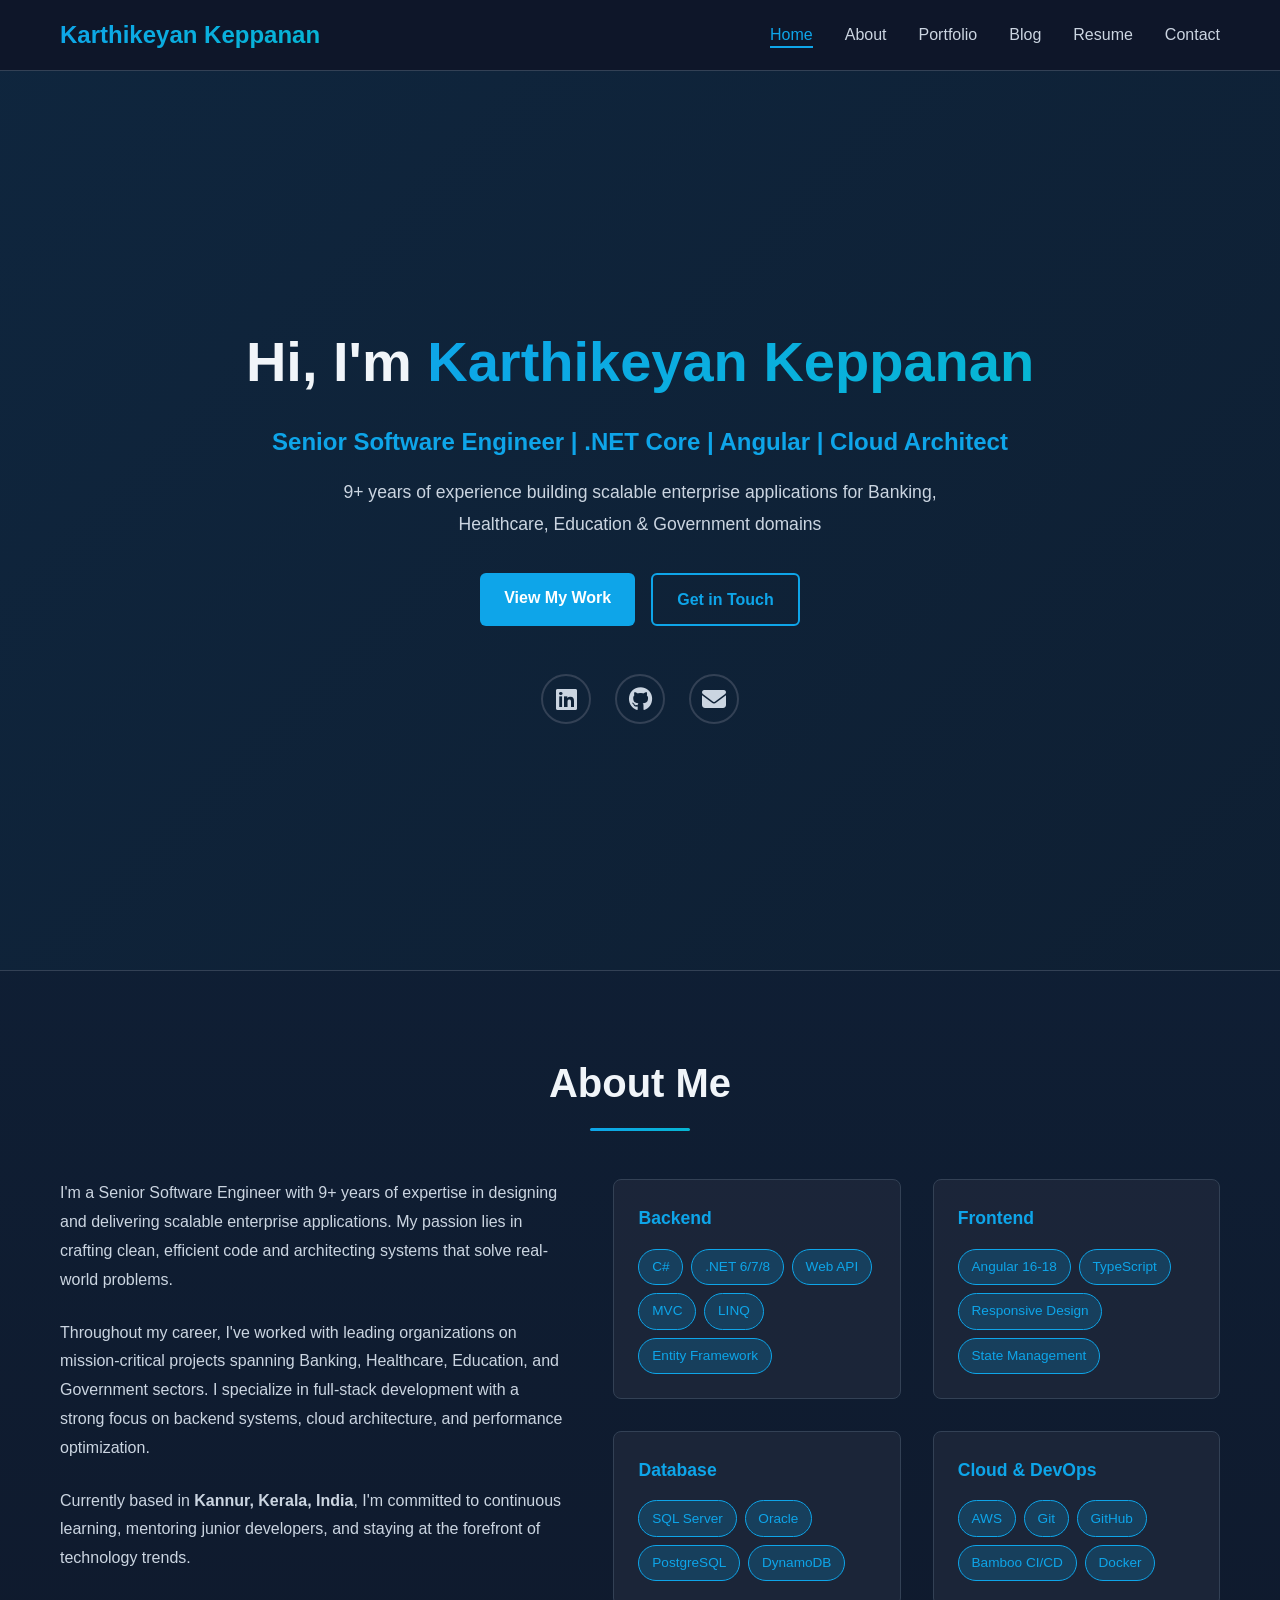
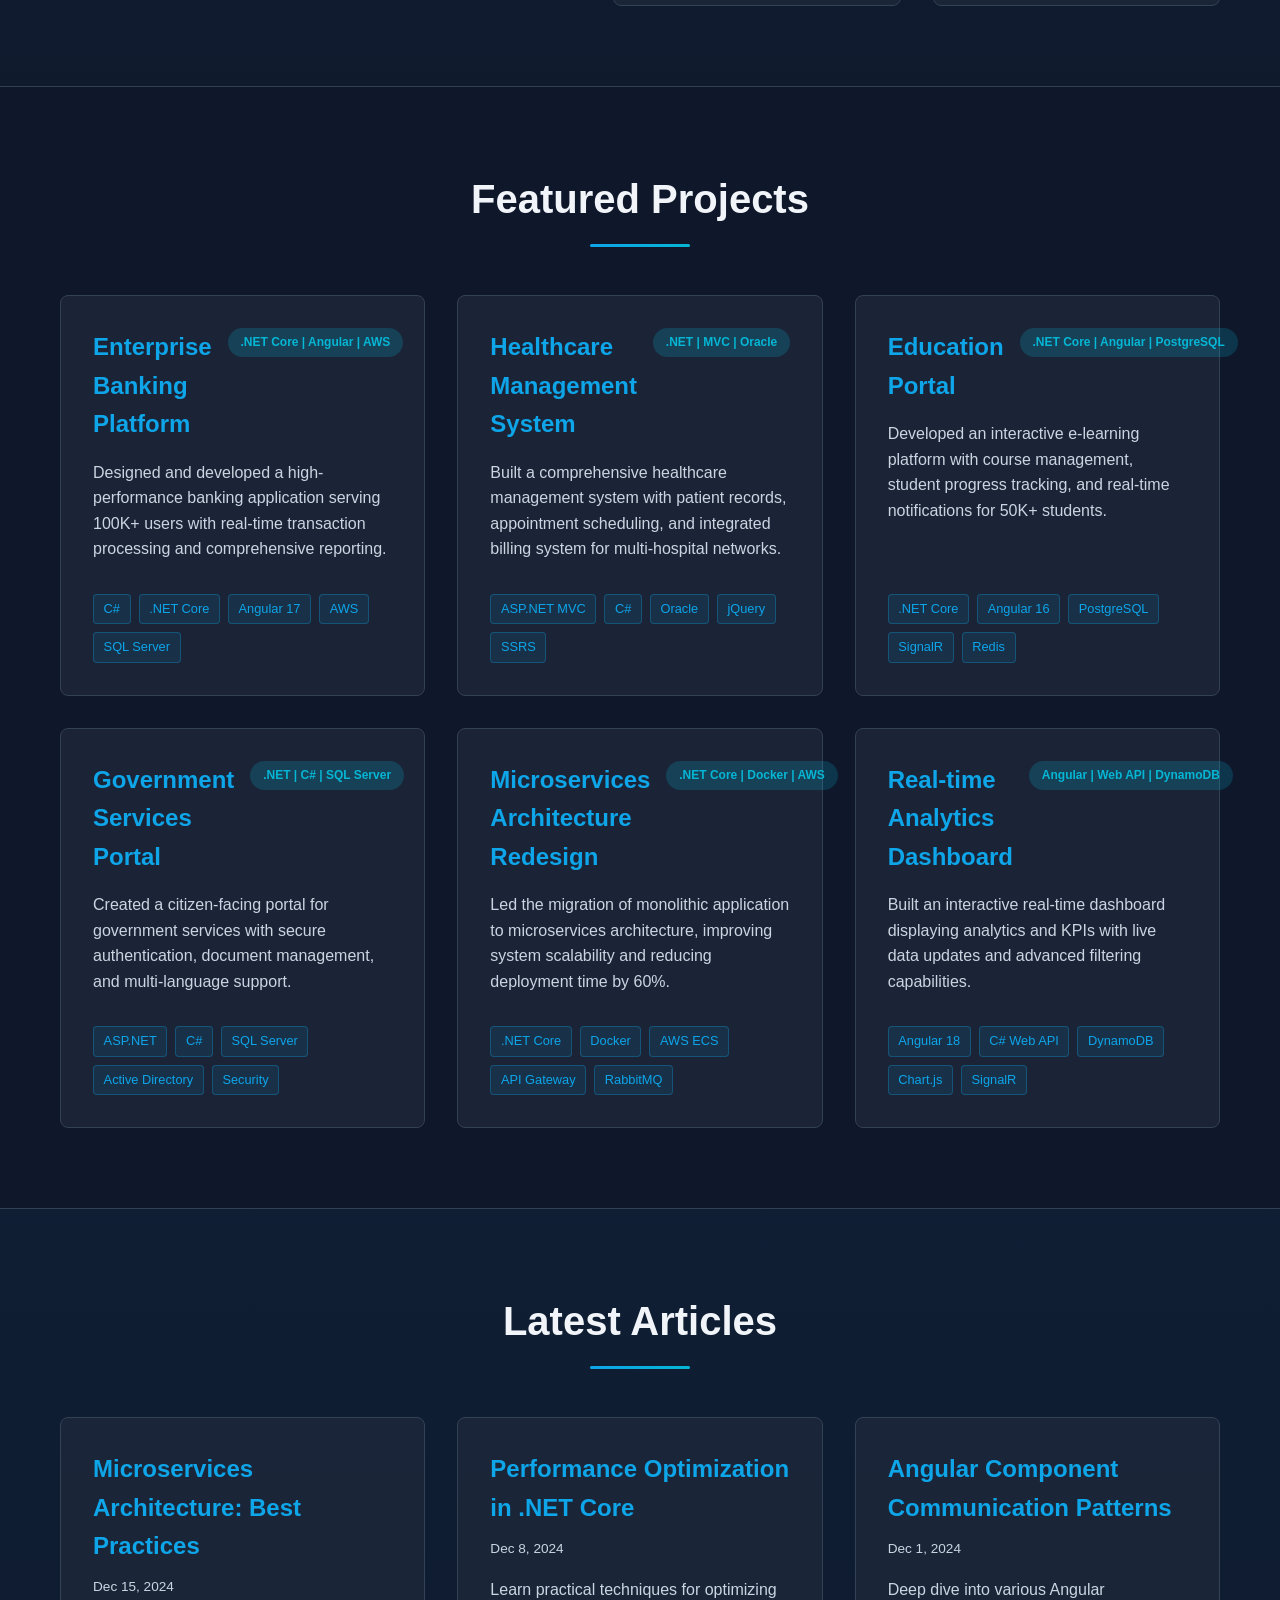
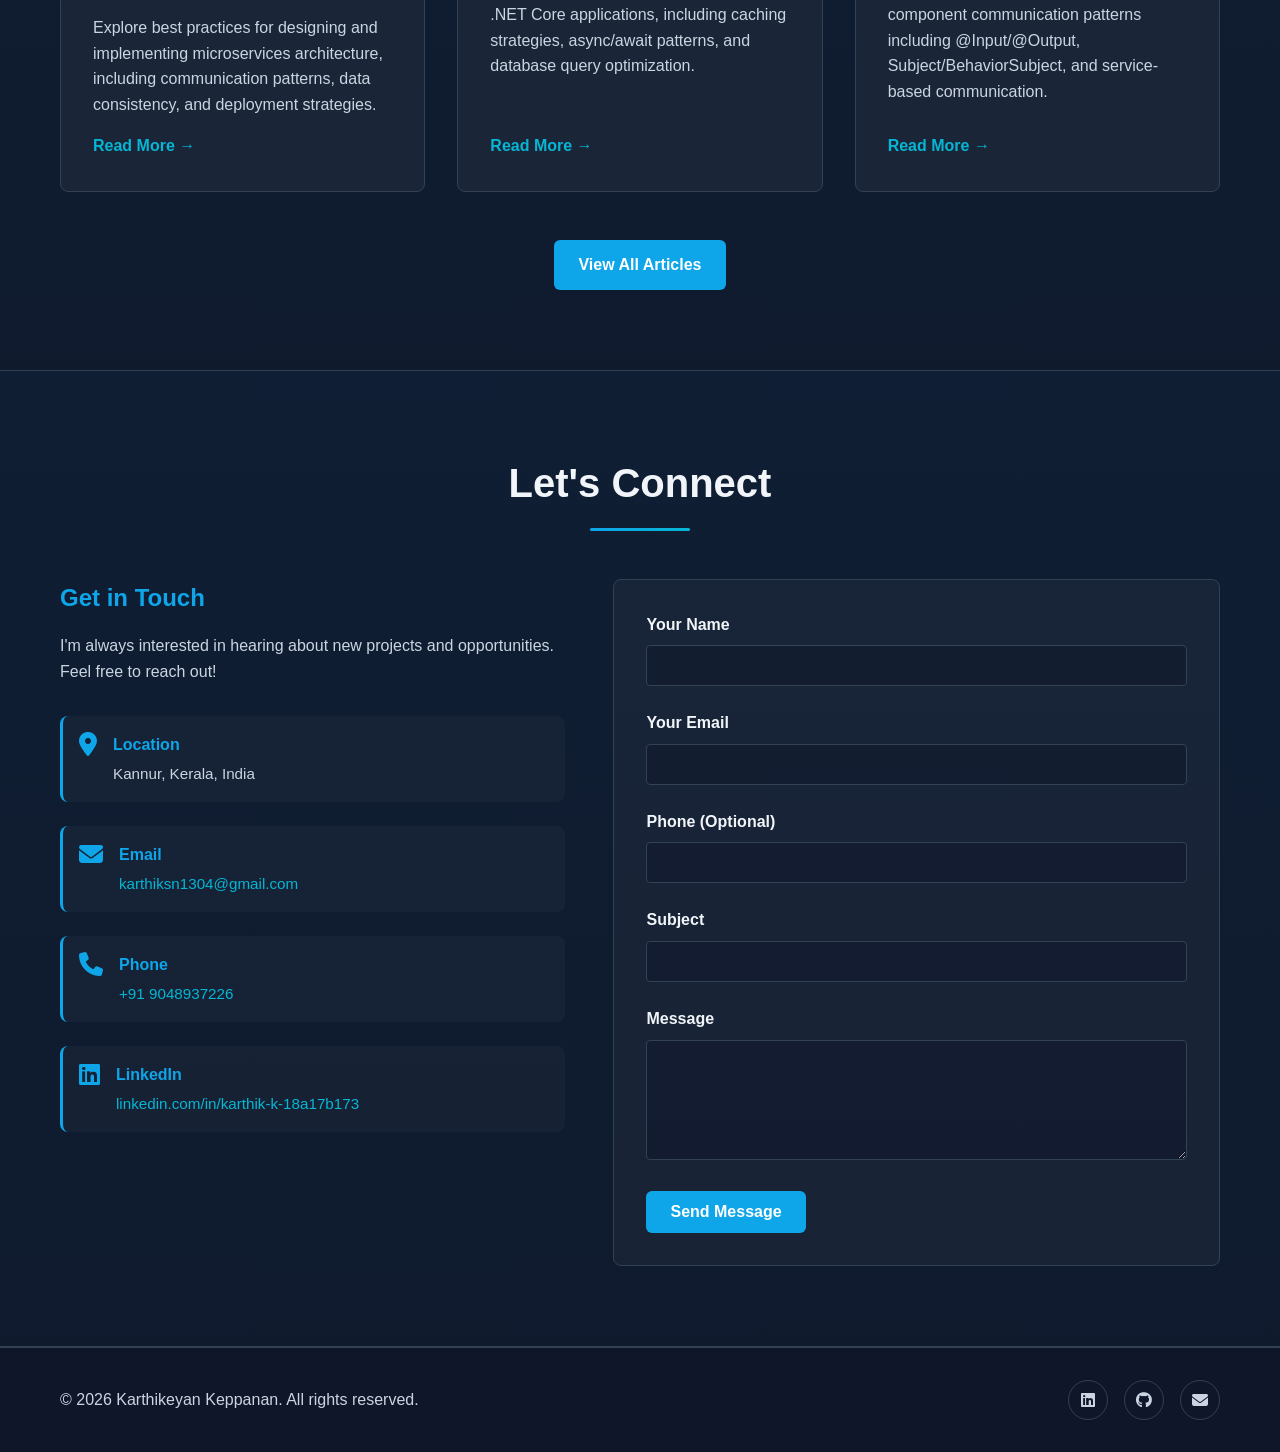
<file: index.html>
<!DOCTYPE html>
<html lang="en">
<head>
    <meta charset="UTF-8">
    <meta name="viewport" content="width=device-width, initial-scale=1.0">
    <meta name="description" content="Karthikeyan Keppanan - Senior Software Engineer | .NET Core | Angular | Cloud Solutions">
    <meta name="author" content="Karthikeyan Keppanan">
    <title>Karthikeyan Keppanan - Senior Software Engineer</title>
    <link rel="stylesheet" href="css/styles.css">
    <link rel="stylesheet" href="https://cdnjs.cloudflare.com/ajax/libs/font-awesome/6.4.0/css/all.min.css">
</head>
<body>
    <!-- Navigation -->
    <nav class="navbar">
        <div class="container">
            <div class="nav-content">
                <div class="logo">
                    <a href="#home">
                        <!--<span class="logo-icon">{'<'}</span>-->
                        <span class="logo-text">Karthikeyan Keppanan</span>
                        <!--<span class="logo-icon">{'>'}</span>-->
                    </a>
                </div>
                <ul class="nav-links">
                    <li><a href="#home" class="nav-link">Home</a></li>
                    <li><a href="#about" class="nav-link">About</a></li>
                    <li><a href="#portfolio" class="nav-link">Portfolio</a></li>
                    <li><a href="#blog" class="nav-link">Blog</a></li>
                    <li><a href="resume.html" class="nav-link">Resume</a></li>
                    <li><a href="#contact" class="nav-link">Contact</a></li>
                </ul>
                <button class="nav-toggle">
                    <i class="fas fa-bars"></i>
                </button>
            </div>
        </div>
    </nav>

    <!-- Hero Section -->
    <section id="home" class="hero">
        <div class="container">
            <div class="hero-content">
                <h1 class="hero-title">Hi, I'm <span class="highlight">Karthikeyan Keppanan</span></h1>
                <p class="hero-subtitle">Senior Software Engineer | .NET Core | Angular | Cloud Architect</p>
                <p class="hero-description">9+ years of experience building scalable enterprise applications for Banking, Healthcare, Education & Government domains</p>
                <div class="hero-cta">
                    <a href="#portfolio" class="btn btn-primary">View My Work</a>
                    <a href="#contact" class="btn btn-secondary">Get in Touch</a>
                </div>
                <div class="hero-socials">
                    <a href="https://linkedin.com/in/karthik-k-18a17b173/" target="_blank" title="LinkedIn">
                        <i class="fab fa-linkedin"></i>
                    </a>
                    <a href="https://github.com" target="_blank" title="GitHub">
                        <i class="fab fa-github"></i>
                    </a>
                    <a href="mailto:kmcakarthi@gmail.com" title="Email">
                        <i class="fas fa-envelope"></i>
                    </a>
                </div>
            </div>
        </div>
    </section>

    <!-- About Section -->
    <section id="about" class="about">
        <div class="container">
            <h2 class="section-title">About Me</h2>
            <div class="about-content">
                <div class="about-text">
                    <p>I'm a Senior Software Engineer with 9+ years of expertise in designing and delivering scalable enterprise applications. My passion lies in crafting clean, efficient code and architecting systems that solve real-world problems.</p>

                    <p>Throughout my career, I've worked with leading organizations on mission-critical projects spanning Banking, Healthcare, Education, and Government sectors. I specialize in full-stack development with a strong focus on backend systems, cloud architecture, and performance optimization.</p>

                    <p>Currently based in <strong>Kannur, Kerala, India</strong>, I'm committed to continuous learning, mentoring junior developers, and staying at the forefront of technology trends.</p>
                </div>
                <div class="skills-grid">
                    <div class="skill-category">
                        <h3>Backend</h3>
                        <div class="skill-tags">
                            <span class="tag">C#</span>
                            <span class="tag">.NET 6/7/8</span>
                            <span class="tag">Web API</span>
                            <span class="tag">MVC</span>
                            <span class="tag">LINQ</span>
                            <span class="tag">Entity Framework</span>
                        </div>
                    </div>
                    <div class="skill-category">
                        <h3>Frontend</h3>
                        <div class="skill-tags">
                            <span class="tag">Angular 16-18</span>
                            <span class="tag">TypeScript</span>
                            <span class="tag">Responsive Design</span>
                            <span class="tag">State Management</span>
                        </div>
                    </div>
                    <div class="skill-category">
                        <h3>Database</h3>
                        <div class="skill-tags">
                            <span class="tag">SQL Server</span>
                            <span class="tag">Oracle</span>
                            <span class="tag">PostgreSQL</span>
                            <span class="tag">DynamoDB</span>
                        </div>
                    </div>
                    <div class="skill-category">
                        <h3>Cloud & DevOps</h3>
                        <div class="skill-tags">
                            <span class="tag">AWS</span>
                            <span class="tag">Git</span>
                            <span class="tag">GitHub</span>
                            <span class="tag">Bamboo CI/CD</span>
                            <span class="tag">Docker</span>
                        </div>
                    </div>
                </div>
            </div>
        </div>
    </section>

    <!-- Portfolio Section -->
    <section id="portfolio" class="portfolio">
        <div class="container">
            <h2 class="section-title">Featured Projects</h2>
            <div class="portfolio-grid">
                <div class="portfolio-card">
                    <div class="portfolio-header">
                        <h3>Enterprise Banking Platform</h3>
                        <span class="badge">.NET Core | Angular | AWS</span>
                    </div>
                    <p>Designed and developed a high-performance banking application serving 100K+ users with real-time transaction processing and comprehensive reporting.</p>
                    <div class="tech-stack">
                        <span class="tech">C#</span>
                        <span class="tech">.NET Core</span>
                        <span class="tech">Angular 17</span>
                        <span class="tech">AWS</span>
                        <span class="tech">SQL Server</span>
                    </div>
                </div>

                <div class="portfolio-card">
                    <div class="portfolio-header">
                        <h3>Healthcare Management System</h3>
                        <span class="badge">.NET | MVC | Oracle</span>
                    </div>
                    <p>Built a comprehensive healthcare management system with patient records, appointment scheduling, and integrated billing system for multi-hospital networks.</p>
                    <div class="tech-stack">
                        <span class="tech">ASP.NET MVC</span>
                        <span class="tech">C#</span>
                        <span class="tech">Oracle</span>
                        <span class="tech">jQuery</span>
                        <span class="tech">SSRS</span>
                    </div>
                </div>

                <div class="portfolio-card">
                    <div class="portfolio-header">
                        <h3>Education Portal</h3>
                        <span class="badge">.NET Core | Angular | PostgreSQL</span>
                    </div>
                    <p>Developed an interactive e-learning platform with course management, student progress tracking, and real-time notifications for 50K+ students.</p>
                    <div class="tech-stack">
                        <span class="tech">.NET Core</span>
                        <span class="tech">Angular 16</span>
                        <span class="tech">PostgreSQL</span>
                        <span class="tech">SignalR</span>
                        <span class="tech">Redis</span>
                    </div>
                </div>

                <div class="portfolio-card">
                    <div class="portfolio-header">
                        <h3>Government Services Portal</h3>
                        <span class="badge">.NET | C# | SQL Server</span>
                    </div>
                    <p>Created a citizen-facing portal for government services with secure authentication, document management, and multi-language support.</p>
                    <div class="tech-stack">
                        <span class="tech">ASP.NET</span>
                        <span class="tech">C#</span>
                        <span class="tech">SQL Server</span>
                        <span class="tech">Active Directory</span>
                        <span class="tech">Security</span>
                    </div>
                </div>

                <div class="portfolio-card">
                    <div class="portfolio-header">
                        <h3>Microservices Architecture Redesign</h3>
                        <span class="badge">.NET Core | Docker | AWS</span>
                    </div>
                    <p>Led the migration of monolithic application to microservices architecture, improving system scalability and reducing deployment time by 60%.</p>
                    <div class="tech-stack">
                        <span class="tech">.NET Core</span>
                        <span class="tech">Docker</span>
                        <span class="tech">AWS ECS</span>
                        <span class="tech">API Gateway</span>
                        <span class="tech">RabbitMQ</span>
                    </div>
                </div>

                <div class="portfolio-card">
                    <div class="portfolio-header">
                        <h3>Real-time Analytics Dashboard</h3>
                        <span class="badge">Angular | Web API | DynamoDB</span>
                    </div>
                    <p>Built an interactive real-time dashboard displaying analytics and KPIs with live data updates and advanced filtering capabilities.</p>
                    <div class="tech-stack">
                        <span class="tech">Angular 18</span>
                        <span class="tech">C# Web API</span>
                        <span class="tech">DynamoDB</span>
                        <span class="tech">Chart.js</span>
                        <span class="tech">SignalR</span>
                    </div>
                </div>
            </div>
        </div>
    </section>

    <!-- Blog Section Preview -->
    <section id="blog" class="blog-preview">
        <div class="container">
            <h2 class="section-title">Latest Articles</h2>
            <div class="blog-grid">
                <div class="blog-card">
                    <div class="blog-header">
                        <h3><a href="blog.html?id=1">Microservices Architecture: Best Practices</a></h3>
                        <span class="blog-date">Dec 15, 2024</span>
                    </div>
                    <p>Explore best practices for designing and implementing microservices architecture, including communication patterns, data consistency, and deployment strategies.</p>
                    <a href="blog.html?id=1" class="read-more">Read More →</a>
                </div>

                <div class="blog-card">
                    <div class="blog-header">
                        <h3><a href="blog.html?id=2">Performance Optimization in .NET Core</a></h3>
                        <span class="blog-date">Dec 8, 2024</span>
                    </div>
                    <p>Learn practical techniques for optimizing .NET Core applications, including caching strategies, async/await patterns, and database query optimization.</p>
                    <a href="blog.html?id=2" class="read-more">Read More →</a>
                </div>

                <div class="blog-card">
                    <div class="blog-header">
                        <h3><a href="blog.html?id=3">Angular Component Communication Patterns</a></h3>
                        <span class="blog-date">Dec 1, 2024</span>
                    </div>
                    <p>Deep dive into various Angular component communication patterns including @Input/@Output, Subject/BehaviorSubject, and service-based communication.</p>
                    <a href="blog.html?id=3" class="read-more">Read More →</a>
                </div>
            </div>
            <div class="blog-cta">
                <a href="blog.html" class="btn btn-primary">View All Articles</a>
            </div>
        </div>
    </section>

    <!-- Contact Section -->
    <section id="contact" class="contact">
        <div class="container">
            <h2 class="section-title">Let's Connect</h2>
            <div class="contact-content">
                <div class="contact-info">
                    <h3>Get in Touch</h3>
                    <p>I'm always interested in hearing about new projects and opportunities. Feel free to reach out!</p>

                    <div class="contact-details">
                        <div class="detail-item">
                            <i class="fas fa-map-marker-alt"></i>
                            <div>
                                <strong>Location</strong>
                                <p>Kannur, Kerala, India</p>
                            </div>
                        </div>
                        <div class="detail-item">
                            <i class="fas fa-envelope"></i>
                            <div>
                                <strong>Email</strong>
                                <p><a href="mailto:karthiksn1304@gmail.com">karthiksn1304@gmail.com</a></p>
                            </div>
                        </div>
                        <div class="detail-item">
                            <i class="fas fa-phone"></i>
                            <div>
                                <strong>Phone</strong>
                                <p><a href="tel:+919048937226">+91 9048937226</a></p>
                            </div>
                        </div>
                        <div class="detail-item">
                            <i class="fab fa-linkedin"></i>
                            <div>
                                <strong>LinkedIn</strong>
                                <p><a href="https://linkedin.com/in/karthik-k-18a17b173/" target="_blank">linkedin.com/in/karthik-k-18a17b173</a></p>
                            </div>
                        </div>
                    </div>
                </div>

                <form class="contact-form" id="contactForm">
                    <div class="form-group">
                        <label for="name">Your Name</label>
                        <input type="text" id="name" name="name" required>
                        <span class="error-message" id="nameError"></span>
                    </div>
                    <div class="form-group">
                        <label for="email">Your Email</label>
                        <input type="email" id="email" name="email" required>
                        <span class="error-message" id="emailError"></span>
                    </div>
                    <div class="form-group">
                        <label for="phone">Phone (Optional)</label>
                        <input type="tel" id="phone" name="phone">
                    </div>
                    <div class="form-group">
                        <label for="subject">Subject</label>
                        <input type="text" id="subject" name="subject" required>
                        <span class="error-message" id="subjectError"></span>
                    </div>
                    <div class="form-group">
                        <label for="message">Message</label>
                        <textarea id="message" name="message" rows="5" required></textarea>
                        <span class="error-message" id="messageError"></span>
                    </div>
                    <button type="submit" class="btn btn-primary">Send Message</button>
                    <span class="form-message" id="formMessage"></span>
                </form>
            </div>
        </div>
    </section>

    <!-- Footer -->
    <footer class="footer">
        <div class="container">
            <div class="footer-content">
                <p>&copy; 2026 Karthikeyan Keppanan. All rights reserved.</p>
                <div class="footer-socials">
                    <a href="https://linkedin.com/in/karthik-k-18a17b173/" target="_blank" title="LinkedIn">
                        <i class="fab fa-linkedin"></i>
                    </a>
                    <a href="https://github.com" target="_blank" title="GitHub">
                        <i class="fab fa-github"></i>
                    </a>
                    <a href="mailto:karthiksn1304@gmail.com image" title="Email">
                        <i class="fas fa-envelope"></i>
                    </a>
                </div>
            </div>
        </div>
    </footer>

    <script src="js/script.js"></script>
</body>
</html>
</file>
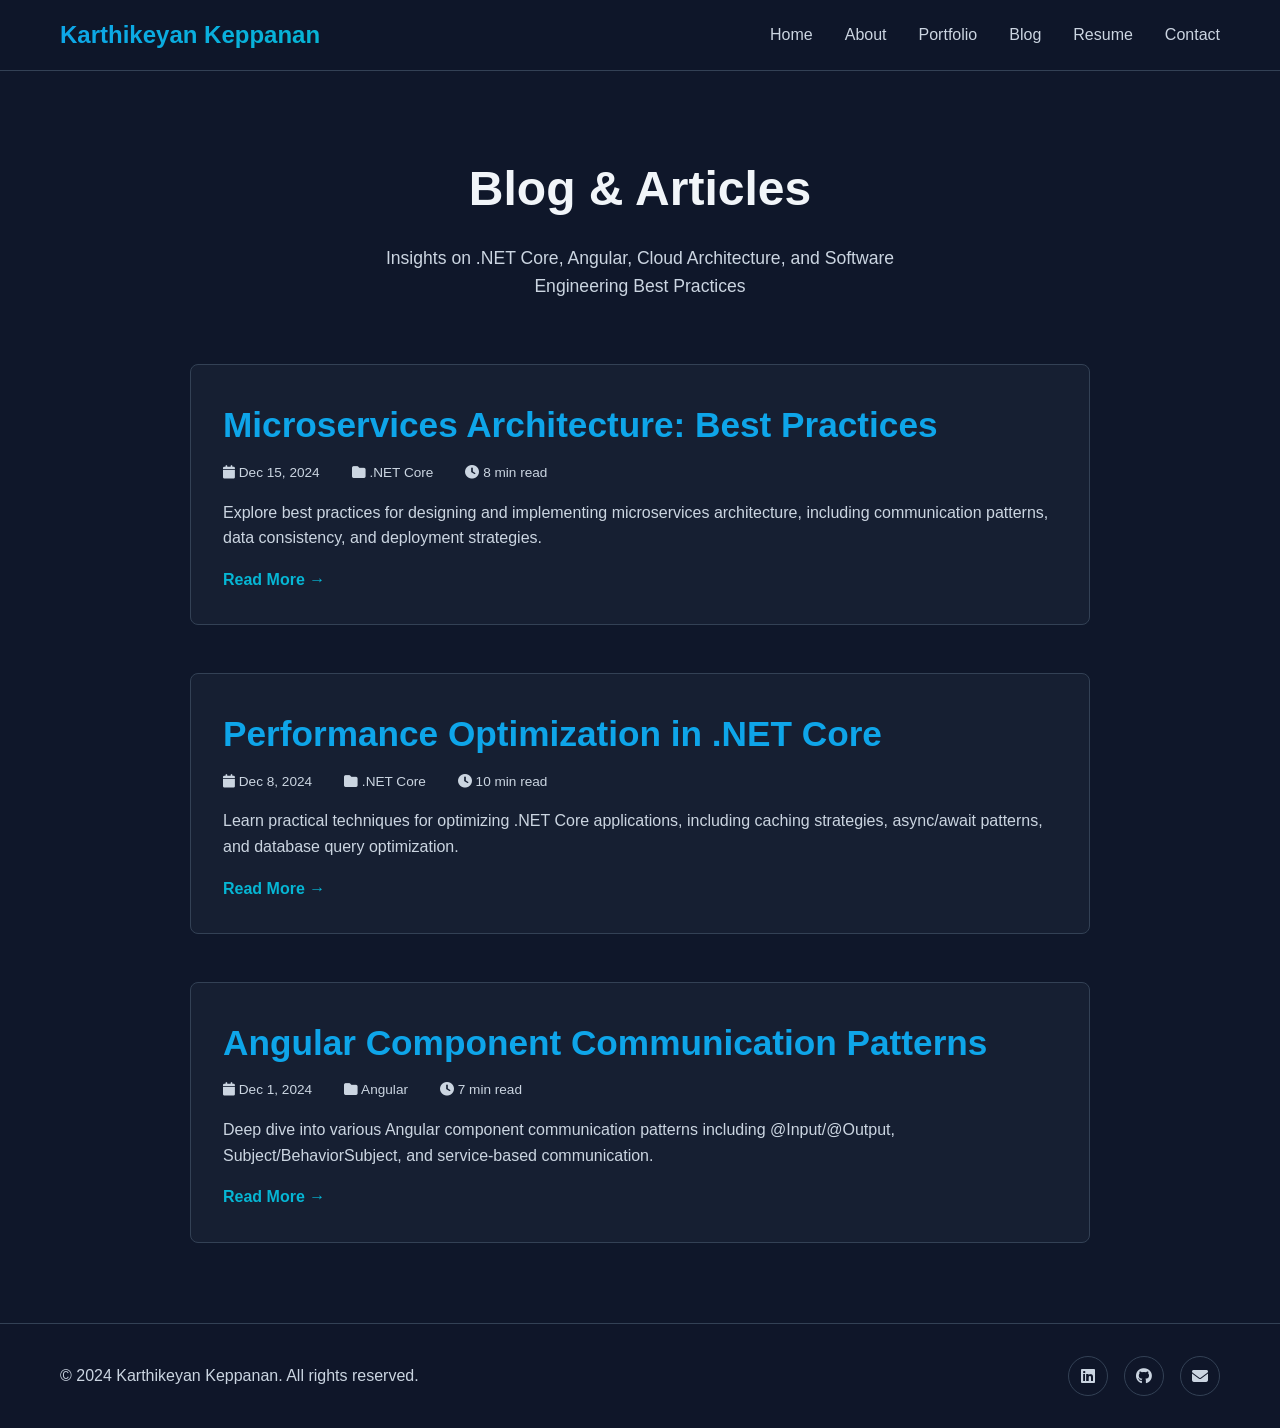
<file: blog.html>
<!DOCTYPE html>
<html lang="en">
<head>
    <meta charset="UTF-8">
    <meta name="viewport" content="width=device-width, initial-scale=1.0">
    <meta name="description" content="Karthik K - Blog | Articles on .NET, Angular, Cloud Architecture">
    <title>Blog - Karthik K</title>
    <link rel="stylesheet" href="css/styles.css">
    <link rel="stylesheet" href="https://cdnjs.cloudflare.com/ajax/libs/font-awesome/6.4.0/css/all.min.css">
</head>
<body>
    <!-- Navigation -->
    <nav class="navbar">
        <div class="container">
            <div class="nav-content">
                <div class="logo">
                    <a href="index.html">
                        <!--<span class="logo-icon">{'<'}</span>-->
                        <span class="logo-text">Karthikeyan Keppanan</span>
                        <!--<span class="logo-icon">{'>'}</span>-->
                    </a>
                </div>
                <ul class="nav-links">
                    <li><a href="index.html#home" class="nav-link">Home</a></li>
                    <li><a href="index.html#about" class="nav-link">About</a></li>
                    <li><a href="index.html#portfolio" class="nav-link">Portfolio</a></li>
                    <li><a href="blog.html" class="nav-link active">Blog</a></li>
                    <li><a href="resume.html" class="nav-link">Resume</a></li>
                    <li><a href="index.html#contact" class="nav-link">Contact</a></li>
                </ul>
                <button class="nav-toggle">
                    <i class="fas fa-bars"></i>
                </button>
            </div>
        </div>
    </nav>

    <!-- Blog Section -->
    <section class="blog-section">
        <div class="container">
            <div class="blog-hero">
                <h1>Blog & Articles</h1>
                <p>Insights on .NET Core, Angular, Cloud Architecture, and Software Engineering Best Practices</p>
            </div>

            <div id="blog-content">
                <!-- Blog listings will be populated here based on URL parameter -->
            </div>
        </div>
    </section>

    <!-- Footer -->
    <footer class="footer">
        <div class="container">
            <div class="footer-content">
                <p>&copy; 2024 Karthikeyan Keppanan. All rights reserved.</p>
                <div class="footer-socials">
                    <a href="https://linkedin.com/in/karthik-k-18a17b173/" target="_blank" title="LinkedIn">
                        <i class="fab fa-linkedin"></i>
                    </a>
                    <a href="https://github.com" target="_blank" title="GitHub">
                        <i class="fab fa-github"></i>
                    </a>
                    <a href="mailto:karthiksn1304@gmail.com" title="Email">
                        <i class="fas fa-envelope"></i>
                    </a>
                </div>
            </div>
        </div>
    </footer>

    <script src="js/blog.js"></script>
    <script src="js/script.js"></script>
</body>
</html>
</file>
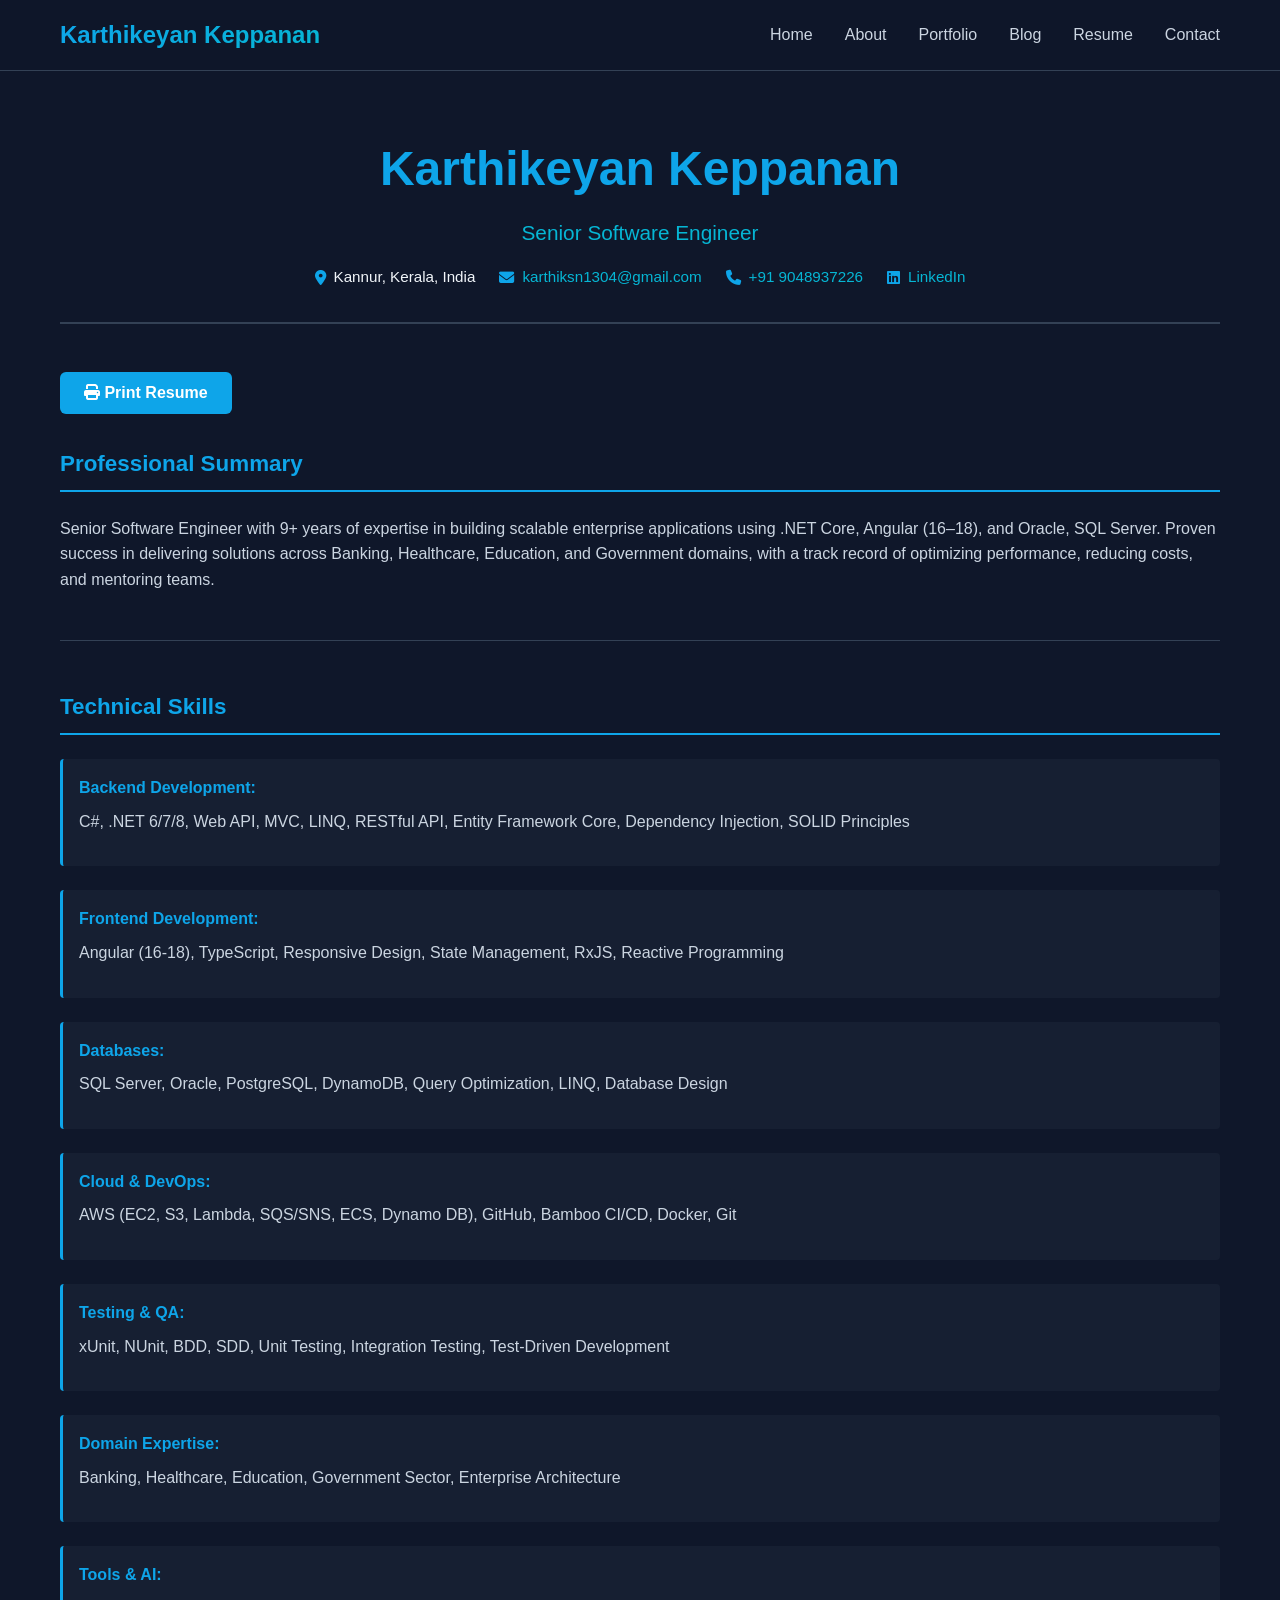
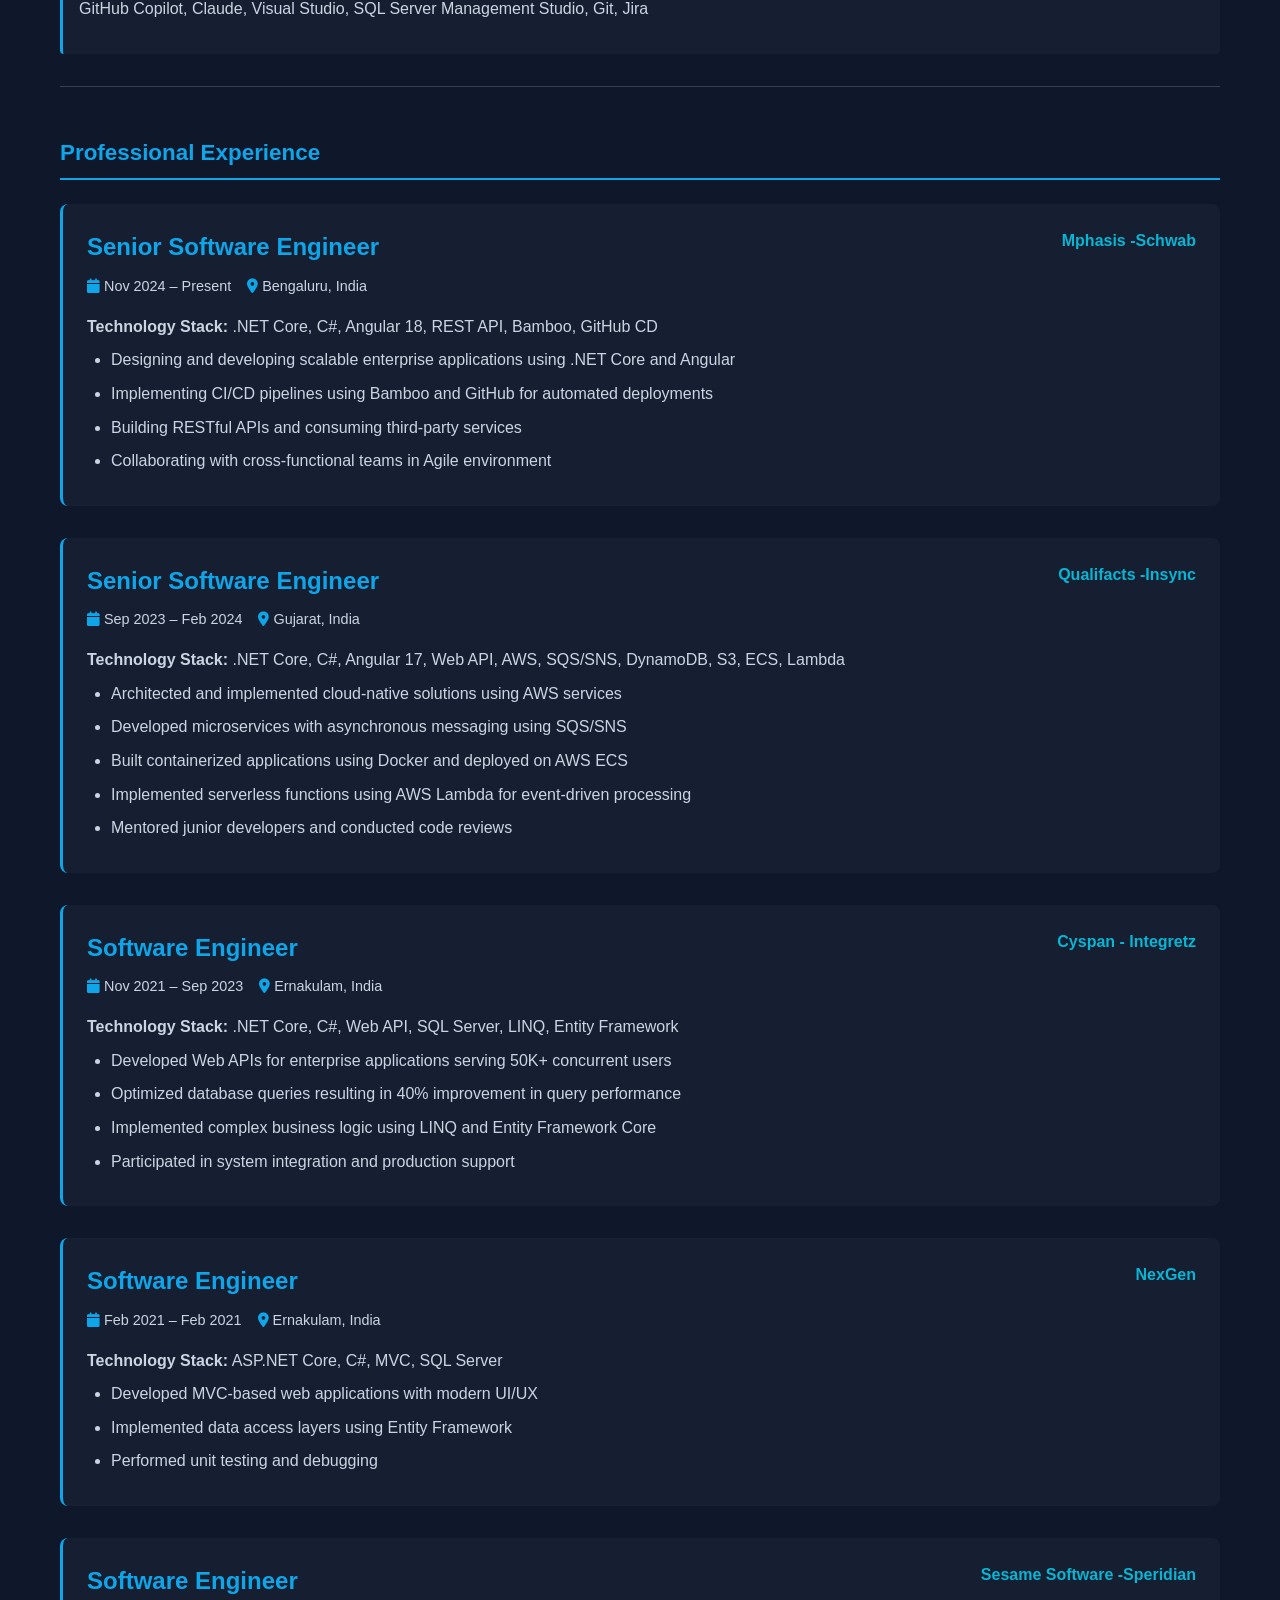
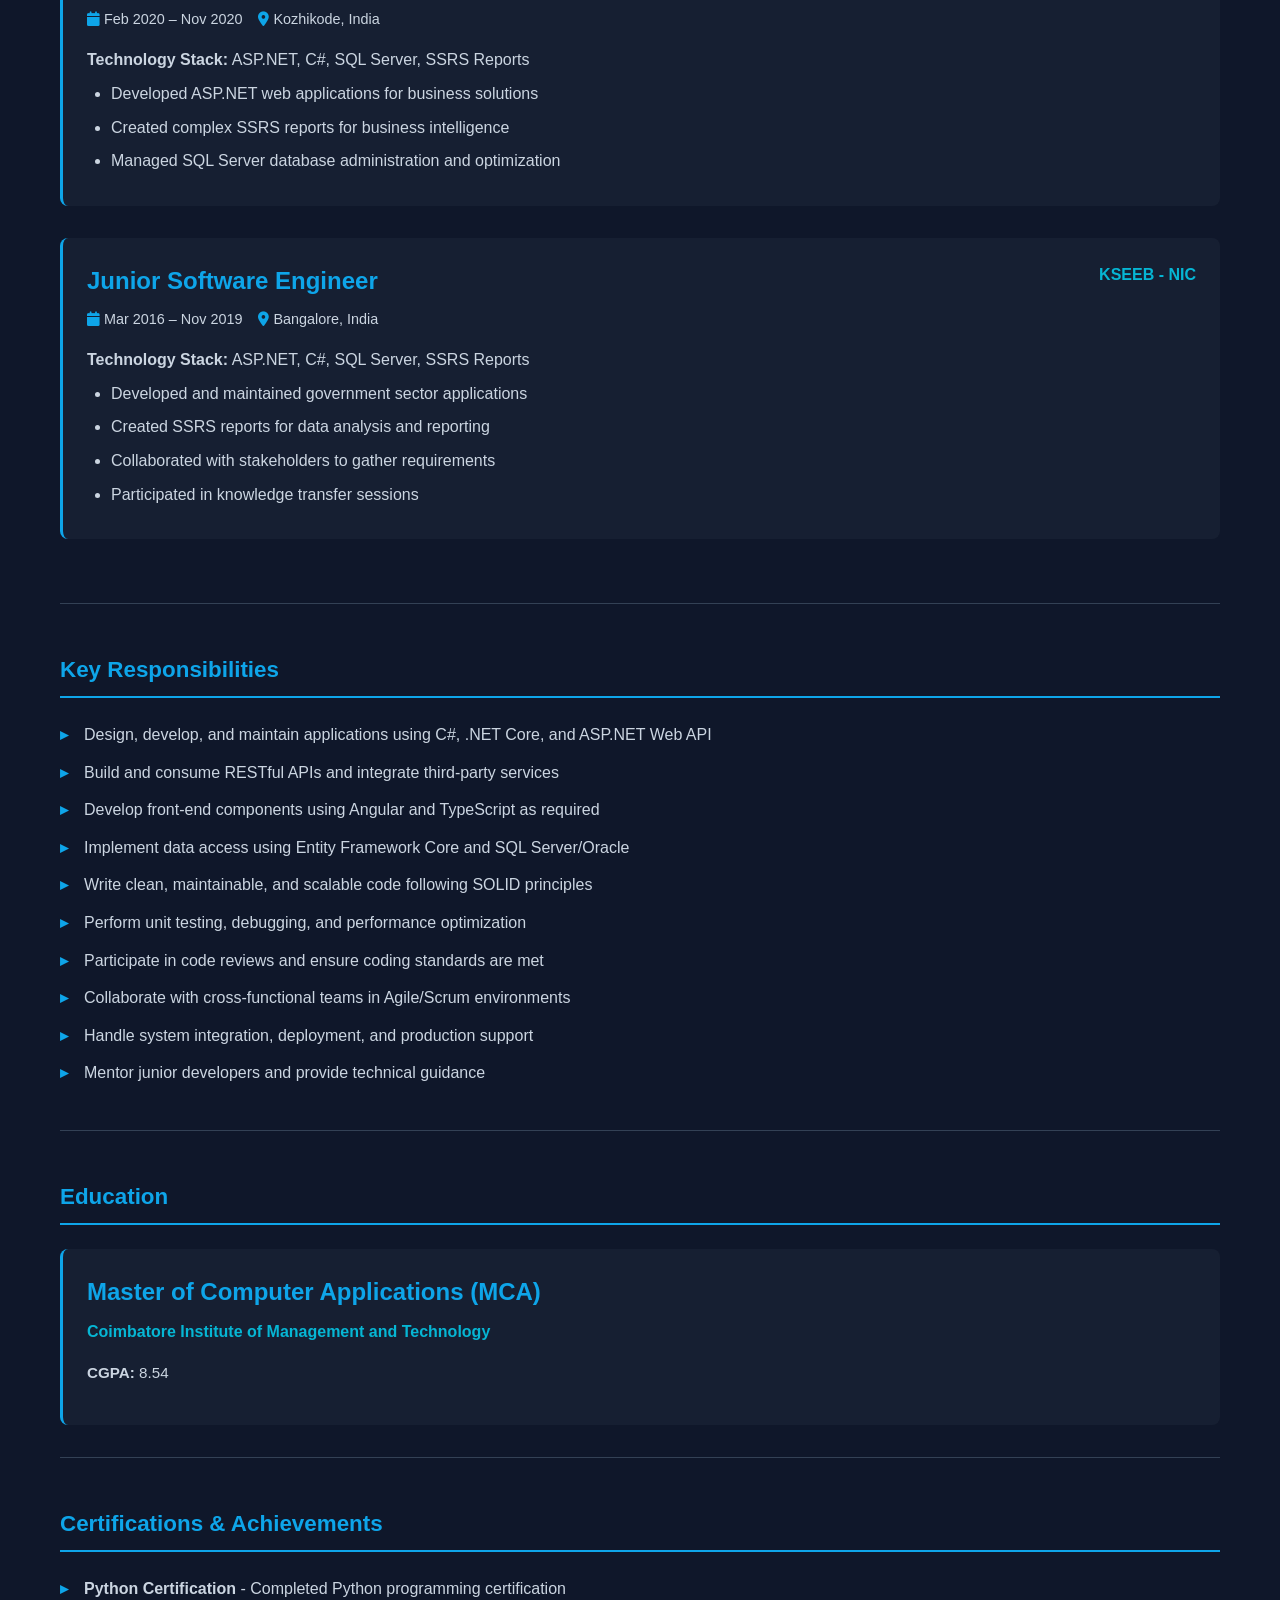
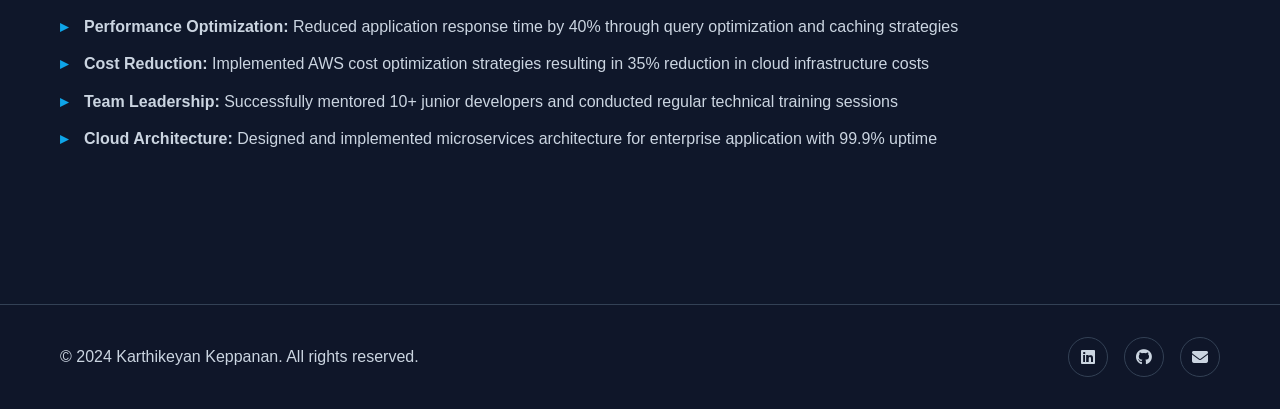
<file: resume.html>
<!DOCTYPE html>
<html lang="en">
<head>
    <meta charset="UTF-8">
    <meta name="viewport" content="width=device-width, initial-scale=1.0">
    <meta name="description" content="Karthik K - Senior Software Engineer Resume/CV">
    <title>Karthikeyan Keppanan - Resume</title>
    <link rel="stylesheet" href="css/styles.css">
    <link rel="stylesheet" href="https://cdnjs.cloudflare.com/ajax/libs/font-awesome/6.4.0/css/all.min.css">
</head>
<body>
    <!-- Navigation -->
    <nav class="navbar">
        <div class="container">
            <div class="nav-content">
                <div class="logo">
                    <a href="index.html">
                        <!--<span class="logo-icon">{'<'}</span>-->
                        <span class="logo-text">Karthikeyan Keppanan</span>
                        <!--<span class="logo-icon">{'>'}</span>-->
                    </a>
                </div>
                <ul class="nav-links">
                    <li><a href="index.html#home" class="nav-link">Home</a></li>
                    <li><a href="index.html#about" class="nav-link">About</a></li>
                    <li><a href="index.html#portfolio" class="nav-link">Portfolio</a></li>
                    <li><a href="index.html#blog" class="nav-link">Blog</a></li>
                    <li><a href="resume.html" class="nav-link active">Resume</a></li>
                    <li><a href="index.html#contact" class="nav-link">Contact</a></li>
                </ul>
                <button class="nav-toggle">
                    <i class="fas fa-bars"></i>
                </button>
            </div>
        </div>
    </nav>

    <!-- Resume Content -->
    <section class="resume-section">
        <div class="container">
            <div class="resume-header">
                <h1>Karthikeyan Keppanan</h1>
                <p class="resume-title">Senior Software Engineer</p>
                <div class="resume-contact">
                    <span><i class="fas fa-map-marker-alt"></i> Kannur, Kerala, India</span>
                    <span><i class="fas fa-envelope"></i> <a href="mailto:karthiksn1304@gmail.com image">karthiksn1304@gmail.com</a></span>
                    <span><i class="fas fa-phone"></i> <a href="tel:+919048937226">+91 9048937226</a></span>
                    <span><i class="fab fa-linkedin"></i> <a href="https://linkedin.com/in/karthik-k-18a17b173/" target="_blank">LinkedIn</a></span>
                </div>
            </div>

            <button class="btn btn-primary print-btn" onclick="window.print()">
                <i class="fas fa-print"></i> Print Resume
            </button>

            <!-- Professional Summary -->
            <div class="resume-section-block">
                <h2 class="resume-section-title">Professional Summary</h2>
                <p>Senior Software Engineer with 9+ years of expertise in building scalable enterprise applications using .NET Core, Angular (16–18), and Oracle, SQL Server. Proven success in delivering solutions across Banking, Healthcare, Education, and Government domains, with a track record of optimizing performance, reducing costs, and mentoring teams.</p>
            </div>

            <!-- Skills -->
            <div class="resume-section-block">
                <h2 class="resume-section-title">Technical Skills</h2>
                <div class="resume-skills">
                    <div class="skill-item">
                        <strong>Backend Development:</strong>
                        <p>C#, .NET 6/7/8, Web API, MVC, LINQ, RESTful API, Entity Framework Core, Dependency Injection, SOLID Principles</p>
                    </div>
                    <div class="skill-item">
                        <strong>Frontend Development:</strong>
                        <p>Angular (16-18), TypeScript, Responsive Design, State Management, RxJS, Reactive Programming</p>
                    </div>
                    <div class="skill-item">
                        <strong>Databases:</strong>
                        <p>SQL Server, Oracle, PostgreSQL, DynamoDB, Query Optimization, LINQ, Database Design</p>
                    </div>
                    <div class="skill-item">
                        <strong>Cloud & DevOps:</strong>
                        <p>AWS (EC2, S3, Lambda, SQS/SNS, ECS, Dynamo DB), GitHub, Bamboo CI/CD, Docker, Git</p>
                    </div>
                    <div class="skill-item">
                        <strong>Testing & QA:</strong>
                        <p>xUnit, NUnit, BDD, SDD, Unit Testing, Integration Testing, Test-Driven Development</p>
                    </div>
                    <div class="skill-item">
                        <strong>Domain Expertise:</strong>
                        <p>Banking, Healthcare, Education, Government Sector, Enterprise Architecture</p>
                    </div>
                    <div class="skill-item">
                        <strong>Tools & AI:</strong>
                        <p>GitHub Copilot, Claude, Visual Studio, SQL Server Management Studio, Git, Jira</p>
                    </div>
                </div>
            </div>

            <!-- Professional Experience -->
            <div class="resume-section-block">
                <h2 class="resume-section-title">Professional Experience</h2>

                <div class="experience-item">
                    <div class="experience-header">
                        <h3>Senior Software Engineer</h3>
                        <span class="company">Mphasis -Schwab</span>
                    </div>
                    <div class="experience-meta">
                        <span><i class="fas fa-calendar"></i> Nov 2024 – Present</span>
                        <span><i class="fas fa-map-marker-alt"></i> Bengaluru, India</span>
                    </div>
                    <div class="experience-details">
                        <p><strong>Technology Stack:</strong> .NET Core, C#, Angular 18, REST API, Bamboo, GitHub CD</p>
                        <ul>
                            <li>Designing and developing scalable enterprise applications using .NET Core and Angular</li>
                            <li>Implementing CI/CD pipelines using Bamboo and GitHub for automated deployments</li>
                            <li>Building RESTful APIs and consuming third-party services</li>
                            <li>Collaborating with cross-functional teams in Agile environment</li>
                        </ul>
                    </div>
                </div>

                <div class="experience-item">
                    <div class="experience-header">
                        <h3>Senior Software Engineer</h3>
                        <span class="company">Qualifacts -Insync</span>
                    </div>
                    <div class="experience-meta">
                        <span><i class="fas fa-calendar"></i> Sep 2023 – Feb 2024</span>
                        <span><i class="fas fa-map-marker-alt"></i> Gujarat, India</span>
                    </div>
                    <div class="experience-details">
                        <p><strong>Technology Stack:</strong> .NET Core, C#, Angular 17, Web API, AWS, SQS/SNS, DynamoDB, S3, ECS, Lambda</p>
                        <ul>
                            <li>Architected and implemented cloud-native solutions using AWS services</li>
                            <li>Developed microservices with asynchronous messaging using SQS/SNS</li>
                            <li>Built containerized applications using Docker and deployed on AWS ECS</li>
                            <li>Implemented serverless functions using AWS Lambda for event-driven processing</li>
                            <li>Mentored junior developers and conducted code reviews</li>
                        </ul>
                    </div>
                </div>

                <div class="experience-item">
                    <div class="experience-header">
                        <h3>Software Engineer</h3>
                        <span class="company">Cyspan - Integretz</span>
                    </div>
                    <div class="experience-meta">
                        <span><i class="fas fa-calendar"></i> Nov 2021 – Sep 2023</span>
                        <span><i class="fas fa-map-marker-alt"></i> Ernakulam, India</span>
                    </div>
                    <div class="experience-details">
                        <p><strong>Technology Stack:</strong> .NET Core, C#, Web API, SQL Server, LINQ, Entity Framework</p>
                        <ul>
                            <li>Developed Web APIs for enterprise applications serving 50K+ concurrent users</li>
                            <li>Optimized database queries resulting in 40% improvement in query performance</li>
                            <li>Implemented complex business logic using LINQ and Entity Framework Core</li>
                            <li>Participated in system integration and production support</li>
                        </ul>
                    </div>
                </div>

                <div class="experience-item">
                    <div class="experience-header">
                        <h3>Software Engineer</h3>
                        <span class="company">NexGen</span>
                    </div>
                    <div class="experience-meta">
                        <span><i class="fas fa-calendar"></i> Feb 2021 – Feb 2021</span>
                        <span><i class="fas fa-map-marker-alt"></i> Ernakulam, India</span>
                    </div>
                    <div class="experience-details">
                        <p><strong>Technology Stack:</strong> ASP.NET Core, C#, MVC, SQL Server</p>
                        <ul>
                            <li>Developed MVC-based web applications with modern UI/UX</li>
                            <li>Implemented data access layers using Entity Framework</li>
                            <li>Performed unit testing and debugging</li>
                        </ul>
                    </div>
                </div>

                <div class="experience-item">
                    <div class="experience-header">
                        <h3>Software Engineer</h3>
                        <span class="company">Sesame Software -Speridian</span>
                    </div>
                    <div class="experience-meta">
                        <span><i class="fas fa-calendar"></i> Feb 2020 – Nov 2020</span>
                        <span><i class="fas fa-map-marker-alt"></i> Kozhikode, India</span>
                    </div>
                    <div class="experience-details">
                        <p><strong>Technology Stack:</strong> ASP.NET, C#, SQL Server, SSRS Reports</p>
                        <ul>
                            <li>Developed ASP.NET web applications for business solutions</li>
                            <li>Created complex SSRS reports for business intelligence</li>
                            <li>Managed SQL Server database administration and optimization</li>
                        </ul>
                    </div>
                </div>

                <div class="experience-item">
                    <div class="experience-header">
                        <h3>Junior Software Engineer</h3>
                        <span class="company">KSEEB - NIC</span>
                    </div>
                    <div class="experience-meta">
                        <span><i class="fas fa-calendar"></i> Mar 2016 – Nov 2019</span>
                        <span><i class="fas fa-map-marker-alt"></i> Bangalore, India</span>
                    </div>
                    <div class="experience-details">
                        <p><strong>Technology Stack:</strong> ASP.NET, C#, SQL Server, SSRS Reports</p>
                        <ul>
                            <li>Developed and maintained government sector applications</li>
                            <li>Created SSRS reports for data analysis and reporting</li>
                            <li>Collaborated with stakeholders to gather requirements</li>
                            <li>Participated in knowledge transfer sessions</li>
                        </ul>
                    </div>
                </div>
            </div>

            <!-- Key Responsibilities -->
            <div class="resume-section-block">
                <h2 class="resume-section-title">Key Responsibilities</h2>
                <ul class="responsibilities-list">
                    <li>Design, develop, and maintain applications using C#, .NET Core, and ASP.NET Web API</li>
                    <li>Build and consume RESTful APIs and integrate third-party services</li>
                    <li>Develop front-end components using Angular and TypeScript as required</li>
                    <li>Implement data access using Entity Framework Core and SQL Server/Oracle</li>
                    <li>Write clean, maintainable, and scalable code following SOLID principles</li>
                    <li>Perform unit testing, debugging, and performance optimization</li>
                    <li>Participate in code reviews and ensure coding standards are met</li>
                    <li>Collaborate with cross-functional teams in Agile/Scrum environments</li>
                    <li>Handle system integration, deployment, and production support</li>
                    <li>Mentor junior developers and provide technical guidance</li>
                </ul>
            </div>

            <!-- Education -->
            <div class="resume-section-block">
                <h2 class="resume-section-title">Education</h2>
                <div class="education-item">
                    <h3>Master of Computer Applications (MCA)</h3>
                    <p class="education-institution">Coimbatore Institute of Management and Technology</p>
                    <p class="education-meta"><strong>CGPA:</strong> 8.54</p>
                </div>
            </div>

            <!-- Certifications & Achievements -->
            <div class="resume-section-block">
                <h2 class="resume-section-title">Certifications & Achievements</h2>
                <ul class="achievements-list">
                    <li><strong>Python Certification</strong> - Completed Python programming certification</li>
                    <li><strong>Performance Optimization:</strong> Reduced application response time by 40% through query optimization and caching strategies</li>
                    <li><strong>Cost Reduction:</strong> Implemented AWS cost optimization strategies resulting in 35% reduction in cloud infrastructure costs</li>
                    <li><strong>Team Leadership:</strong> Successfully mentored 10+ junior developers and conducted regular technical training sessions</li>
                    <li><strong>Cloud Architecture:</strong> Designed and implemented microservices architecture for enterprise application with 99.9% uptime</li>
                </ul>
            </div>
        </div>
    </section>

    <!-- Footer -->
    <footer class="footer">
        <div class="container">
            <div class="footer-content">
                <p>&copy; 2024 Karthikeyan Keppanan. All rights reserved.</p>
                <div class="footer-socials">
                    <a href="https://linkedin.com/in/karthik-k-18a17b173/" target="_blank" title="LinkedIn">
                        <i class="fab fa-linkedin"></i>
                    </a>
                    <a href="https://github.com" target="_blank" title="GitHub">
                        <i class="fab fa-github"></i>
                    </a>
                    <a href="mailto:karthiksn1304@gmail.com image" title="Email">
                        <i class="fas fa-envelope"></i>
                    </a>
                </div>
            </div>
        </div>
    </footer>

    <script src="js/script.js"></script>
</body>
</html>
</file>
<file: css/styles.css>
/* ============================================
   PERSONAL WEBSITE - MAIN STYLES
   ============================================ */

* {
    margin: 0;
    padding: 0;
    box-sizing: border-box;
}

:root {
    --primary-color: #0ea5e9;
    --primary-dark: #0284c7;
    --secondary-color: #1e293b;
    --background-color: #0f172a;
    --surface-color: #1e293b;
    --text-primary: #f1f5f9;
    --text-secondary: #cbd5e1;
    --accent-color: #06b6d4;
    --border-color: #334155;
    --success-color: #22c55e;
    --error-color: #ef4444;
    --transition: all 0.3s ease;
}

html {
    scroll-behavior: smooth;
}

body {
    font-family: 'Segoe UI', Tahoma, Geneva, Verdana, sans-serif;
    background-color: var(--background-color);
    color: var(--text-primary);
    line-height: 1.6;
    overflow-x: hidden;
}

.container {
    max-width: 1200px;
    margin: 0 auto;
    padding: 0 20px;
}

/* ============================================
   TYPOGRAPHY
   ============================================ */

h1, h2, h3, h4, h5, h6 {
    font-weight: 700;
    margin-bottom: 1rem;
}

h1 {
    font-size: 3rem;
}

h2 {
    font-size: 2.2rem;
}

h3 {
    font-size: 1.5rem;
}

p {
    margin-bottom: 1rem;
    color: var(--text-secondary);
}

a {
    color: var(--primary-color);
    text-decoration: none;
    transition: var(--transition);
}

a:hover {
    color: var(--accent-color);
}

/* ============================================
   BUTTONS
   ============================================ */

.btn {
    display: inline-block;
    padding: 12px 24px;
    border: none;
    border-radius: 6px;
    font-size: 1rem;
    font-weight: 600;
    cursor: pointer;
    transition: var(--transition);
    text-decoration: none;
}

.btn-primary {
    background-color: var(--primary-color);
    color: white;
}

.btn-primary:hover {
    background-color: var(--primary-dark);
    transform: translateY(-2px);
    box-shadow: 0 10px 20px rgba(14, 165, 233, 0.3);
}

.btn-secondary {
    background-color: transparent;
    color: var(--primary-color);
    border: 2px solid var(--primary-color);
}

.btn-secondary:hover {
    background-color: var(--primary-color);
    color: white;
}

.print-btn {
    margin-bottom: 2rem;
}

/* ============================================
   NAVIGATION BAR
   ============================================ */

.navbar {
    position: sticky;
    top: 0;
    background-color: rgba(15, 23, 42, 0.95);
    backdrop-filter: blur(10px);
    border-bottom: 1px solid var(--border-color);
    z-index: 1000;
    padding: 1rem 0;
}

.nav-content {
    display: flex;
    justify-content: space-between;
    align-items: center;
}

.logo a {
    font-size: 1.5rem;
    font-weight: 700;
    color: var(--primary-color);
    display: flex;
    align-items: center;
    gap: 0.5rem;
}

.logo-icon {
    color: var(--accent-color);
    font-size: 1.2rem;
}

.logo-text {
    background: linear-gradient(135deg, var(--primary-color), var(--accent-color));
    -webkit-background-clip: text;
    -webkit-text-fill-color: transparent;
    background-clip: text;
}

.nav-links {
    display: flex;
    list-style: none;
    gap: 2rem;
}

.nav-link {
    color: var(--text-secondary);
    font-weight: 500;
    position: relative;
    transition: var(--transition);
}

.nav-link:hover,
.nav-link.active {
    color: var(--primary-color);
}

.nav-link::after {
    content: '';
    position: absolute;
    bottom: -5px;
    left: 0;
    width: 0;
    height: 2px;
    background-color: var(--primary-color);
    transition: var(--transition);
}

.nav-link:hover::after,
.nav-link.active::after {
    width: 100%;
}

.nav-toggle {
    display: none;
    background: none;
    border: none;
    color: var(--primary-color);
    font-size: 1.5rem;
    cursor: pointer;
}

/* ============================================
   HERO SECTION
   ============================================ */

.hero {
    min-height: 100vh;
    display: flex;
    align-items: center;
    justify-content: center;
    background: linear-gradient(135deg, rgba(14, 165, 233, 0.1), rgba(6, 182, 212, 0.05));
    border-bottom: 1px solid var(--border-color);
    padding: 60px 0;
}

.hero-content {
    text-align: center;
}

.hero-title {
    font-size: 3.5rem;
    margin-bottom: 1rem;
    font-weight: 800;
}

.highlight {
    background: linear-gradient(135deg, var(--primary-color), var(--accent-color));
    -webkit-background-clip: text;
    -webkit-text-fill-color: transparent;
    background-clip: text;
}

.hero-subtitle {
    font-size: 1.5rem;
    color: var(--primary-color);
    margin-bottom: 1rem;
    font-weight: 600;
}

.hero-description {
    font-size: 1.1rem;
    color: var(--text-secondary);
    max-width: 600px;
    margin: 0 auto 2rem;
    line-height: 1.8;
}

.hero-cta {
    display: flex;
    gap: 1rem;
    justify-content: center;
    margin: 2rem 0;
    flex-wrap: wrap;
}

.hero-socials {
    display: flex;
    gap: 1.5rem;
    justify-content: center;
    margin-top: 3rem;
    font-size: 1.5rem;
}

.hero-socials a {
    color: var(--text-secondary);
    transition: var(--transition);
    display: inline-flex;
    align-items: center;
    justify-content: center;
    width: 50px;
    height: 50px;
    border-radius: 50%;
    border: 2px solid var(--border-color);
}

.hero-socials a:hover {
    color: var(--primary-color);
    border-color: var(--primary-color);
    transform: translateY(-5px);
}

/* ============================================
   SECTION STYLES
   ============================================ */

.section-title {
    font-size: 2.5rem;
    text-align: center;
    margin-bottom: 3rem;
    position: relative;
    padding-bottom: 1rem;
}

.section-title::after {
    content: '';
    position: absolute;
    bottom: 0;
    left: 50%;
    transform: translateX(-50%);
    width: 100px;
    height: 3px;
    background: linear-gradient(90deg, var(--primary-color), var(--accent-color));
    border-radius: 3px;
}

/* ============================================
   ABOUT SECTION
   ============================================ */

.about {
    padding: 80px 0;
    background: linear-gradient(180deg, rgba(14, 165, 233, 0.05), rgba(6, 182, 212, 0.02));
    border-bottom: 1px solid var(--border-color);
}

.about-content {
    display: grid;
    grid-template-columns: 1fr 1.2fr;
    gap: 3rem;
    align-items: start;
}

.about-text p {
    margin-bottom: 1.5rem;
    line-height: 1.8;
    color: var(--text-secondary);
}

.skills-grid {
    display: grid;
    grid-template-columns: 1fr 1fr;
    gap: 2rem;
}

.skill-category {
    background-color: rgba(30, 41, 59, 0.8);
    border: 1px solid var(--border-color);
    border-radius: 8px;
    padding: 1.5rem;
    transition: var(--transition);
}

.skill-category:hover {
    background-color: rgba(30, 41, 59, 1);
    border-color: var(--primary-color);
    transform: translateY(-5px);
}

.skill-category h3 {
    color: var(--primary-color);
    margin-bottom: 1rem;
    font-size: 1.1rem;
}

.skill-tags {
    display: flex;
    flex-wrap: wrap;
    gap: 0.5rem;
}

.tag {
    display: inline-block;
    background-color: rgba(14, 165, 233, 0.2);
    color: var(--primary-color);
    padding: 0.4rem 0.8rem;
    border-radius: 20px;
    font-size: 0.85rem;
    border: 1px solid var(--primary-color);
    transition: var(--transition);
}

.tag:hover {
    background-color: var(--primary-color);
    color: white;
}

/* ============================================
   PORTFOLIO SECTION
   ============================================ */

.portfolio {
    padding: 80px 0;
    border-bottom: 1px solid var(--border-color);
}

.portfolio-grid {
    display: grid;
    grid-template-columns: repeat(auto-fit, minmax(320px, 1fr));
    gap: 2rem;
}

.portfolio-card {
    background-color: rgba(30, 41, 59, 0.8);
    border: 1px solid var(--border-color);
    border-radius: 8px;
    padding: 2rem;
    transition: var(--transition);
    display: flex;
    flex-direction: column;
}

.portfolio-card:hover {
    background-color: rgba(30, 41, 59, 1);
    border-color: var(--primary-color);
    transform: translateY(-10px);
    box-shadow: 0 20px 40px rgba(14, 165, 233, 0.2);
}

.portfolio-header {
    display: flex;
    justify-content: space-between;
    align-items: start;
    margin-bottom: 1rem;
    gap: 1rem;
}

.portfolio-header h3 {
    flex: 1;
    margin-bottom: 0;
    color: var(--primary-color);
}

.badge {
    background-color: rgba(6, 182, 212, 0.2);
    color: var(--accent-color);
    padding: 0.3rem 0.8rem;
    border-radius: 20px;
    font-size: 0.75rem;
    font-weight: 600;
    white-space: nowrap;
}

.portfolio-card p {
    flex: 1;
    margin-bottom: 1rem;
}

.tech-stack {
    display: flex;
    flex-wrap: wrap;
    gap: 0.5rem;
    margin-top: 1rem;
}

.tech {
    background-color: rgba(14, 165, 233, 0.1);
    color: var(--primary-color);
    padding: 0.25rem 0.6rem;
    border-radius: 4px;
    font-size: 0.8rem;
    border: 1px solid rgba(14, 165, 233, 0.3);
}

/* ============================================
   BLOG SECTION
   ============================================ */

.blog-preview {
    padding: 80px 0;
    background: linear-gradient(180deg, rgba(14, 165, 233, 0.05), rgba(6, 182, 212, 0.02));
    border-bottom: 1px solid var(--border-color);
}

.blog-grid {
    display: grid;
    grid-template-columns: repeat(auto-fit, minmax(300px, 1fr));
    gap: 2rem;
    margin-bottom: 3rem;
}

.blog-card {
    background-color: rgba(30, 41, 59, 0.8);
    border: 1px solid var(--border-color);
    border-radius: 8px;
    padding: 2rem;
    transition: var(--transition);
    display: flex;
    flex-direction: column;
}

.blog-card:hover {
    background-color: rgba(30, 41, 59, 1);
    border-color: var(--primary-color);
    transform: translateY(-5px);
    box-shadow: 0 15px 30px rgba(14, 165, 233, 0.15);
}

.blog-header {
    margin-bottom: 1rem;
}

.blog-header h3 {
    margin-bottom: 0.5rem;
}

.blog-header a {
    color: var(--primary-color);
}

.blog-date {
    font-size: 0.85rem;
    color: var(--text-secondary);
}

.blog-card p {
    flex: 1;
    margin-bottom: 1rem;
}

.read-more {
    color: var(--accent-color);
    font-weight: 600;
    transition: var(--transition);
}

.read-more:hover {
    color: var(--primary-color);
}

.blog-cta {
    text-align: center;
}

.blog-section {
    padding: 80px 0;
}

.blog-hero {
    text-align: center;
    margin-bottom: 4rem;
}

.blog-hero h1 {
    margin-bottom: 1rem;
}

.blog-hero p {
    font-size: 1.1rem;
    max-width: 600px;
    margin: 0 auto;
}

/* ============================================
   CONTACT SECTION
   ============================================ */

.contact {
    padding: 80px 0;
    background: linear-gradient(180deg, rgba(14, 165, 233, 0.05), rgba(6, 182, 212, 0.02));
    border-bottom: 1px solid var(--border-color);
}

.contact-content {
    display: grid;
    grid-template-columns: 1fr 1.2fr;
    gap: 3rem;
}

.contact-info h3 {
    margin-bottom: 1rem;
    color: var(--primary-color);
}

.contact-info > p {
    margin-bottom: 2rem;
}

.contact-details {
    display: grid;
    grid-template-columns: 1fr;
    gap: 1.5rem;
}

.detail-item {
    display: flex;
    gap: 1rem;
    padding: 1rem;
    background-color: rgba(30, 41, 59, 0.5);
    border-radius: 8px;
    border-left: 3px solid var(--primary-color);
}

.detail-item i {
    color: var(--primary-color);
    font-size: 1.5rem;
    flex-shrink: 0;
}

.detail-item strong {
    color: var(--primary-color);
    display: block;
    margin-bottom: 0.25rem;
}

.detail-item p {
    margin: 0;
    font-size: 0.95rem;
}

.detail-item a {
    color: var(--accent-color);
}

.contact-form {
    background-color: rgba(30, 41, 59, 0.6);
    border: 1px solid var(--border-color);
    border-radius: 8px;
    padding: 2rem;
}

.form-group {
    margin-bottom: 1.5rem;
}

.form-group label {
    display: block;
    margin-bottom: 0.5rem;
    color: var(--text-primary);
    font-weight: 600;
}

.form-group input,
.form-group textarea {
    width: 100%;
    padding: 0.75rem;
    background-color: rgba(15, 23, 42, 0.5);
    border: 1px solid var(--border-color);
    border-radius: 4px;
    color: var(--text-primary);
    font-family: inherit;
    transition: var(--transition);
}

.form-group input:focus,
.form-group textarea:focus {
    outline: none;
    border-color: var(--primary-color);
    background-color: rgba(15, 23, 42, 0.8);
    box-shadow: 0 0 0 3px rgba(14, 165, 233, 0.1);
}

.form-group textarea {
    resize: vertical;
    min-height: 120px;
}

.form-message {
    display: block;
    margin-top: 1rem;
    padding: 0.75rem;
    border-radius: 4px;
    text-align: center;
    display: none;
}

.form-message.success {
    background-color: rgba(34, 197, 94, 0.2);
    color: var(--success-color);
    display: block;
}

.form-message.error {
    background-color: rgba(239, 68, 68, 0.2);
    color: var(--error-color);
    display: block;
}

.error-message {
    display: none;
    color: var(--error-color);
    font-size: 0.85rem;
    margin-top: 0.25rem;
}

.error-message.show {
    display: block;
}

/* ============================================
   RESUME PAGE
   ============================================ */

.resume-section {
    padding: 60px 0;
    min-height: 100vh;
}

.resume-header {
    text-align: center;
    margin-bottom: 3rem;
    padding-bottom: 2rem;
    border-bottom: 2px solid var(--border-color);
}

.resume-header h1 {
    color: var(--primary-color);
    margin-bottom: 0.5rem;
}

.resume-title {
    font-size: 1.3rem;
    color: var(--accent-color);
    margin-bottom: 1rem;
}

.resume-contact {
    display: flex;
    flex-wrap: wrap;
    justify-content: center;
    gap: 1.5rem;
    font-size: 0.95rem;
}

.resume-contact span {
    display: flex;
    align-items: center;
    gap: 0.5rem;
}

.resume-contact i {
    color: var(--primary-color);
}

.resume-contact a {
    color: var(--accent-color);
}

.resume-section-block {
    margin-bottom: 3rem;
    padding-bottom: 2rem;
    border-bottom: 1px solid var(--border-color);
}

.resume-section-block:last-child {
    border-bottom: none;
}

.resume-section-title {
    font-size: 1.4rem;
    color: var(--primary-color);
    margin-bottom: 1.5rem;
    padding-bottom: 0.5rem;
    border-bottom: 2px solid var(--primary-color);
}

.resume-skills {
    display: grid;
    grid-template-columns: 1fr;
    gap: 1.5rem;
}

.skill-item {
    padding: 1rem;
    background-color: rgba(30, 41, 59, 0.5);
    border-left: 3px solid var(--primary-color);
    border-radius: 4px;
}

.skill-item strong {
    color: var(--primary-color);
    display: block;
    margin-bottom: 0.5rem;
}

.experience-item {
    margin-bottom: 2rem;
    padding: 1.5rem;
    background-color: rgba(30, 41, 59, 0.5);
    border-radius: 8px;
    border-left: 3px solid var(--primary-color);
}

.experience-header {
    display: flex;
    justify-content: space-between;
    align-items: start;
    margin-bottom: 0.5rem;
    gap: 1rem;
}

.experience-header h3 {
    color: var(--primary-color);
    margin-bottom: 0;
}

.company {
    color: var(--accent-color);
    font-weight: 600;
    white-space: nowrap;
}

.experience-meta {
    display: flex;
    gap: 1rem;
    font-size: 0.9rem;
    color: var(--text-secondary);
    margin-bottom: 1rem;
    flex-wrap: wrap;
}

.experience-meta i {
    color: var(--primary-color);
}

.experience-details p {
    margin-bottom: 0.5rem;
}

.experience-details ul {
    margin-left: 1.5rem;
    margin-top: 0.5rem;
}

.experience-details li {
    margin-bottom: 0.5rem;
    color: var(--text-secondary);
}

.education-item {
    padding: 1.5rem;
    background-color: rgba(30, 41, 59, 0.5);
    border-radius: 8px;
    border-left: 3px solid var(--primary-color);
}

.education-item h3 {
    color: var(--primary-color);
    margin-bottom: 0.5rem;
}

.education-institution {
    color: var(--accent-color);
    font-weight: 600;
}

.education-meta {
    margin-top: 0.5rem;
    font-size: 0.95rem;
}

.responsibilities-list,
.achievements-list {
    list-style: none;
    margin-left: 0;
}

.responsibilities-list li,
.achievements-list li {
    padding-left: 1.5rem;
    margin-bottom: 0.75rem;
    position: relative;
    color: var(--text-secondary);
}

.responsibilities-list li::before,
.achievements-list li::before {
    content: '▸';
    position: absolute;
    left: 0;
    color: var(--primary-color);
    font-weight: bold;
}

/* ============================================
   FOOTER
   ============================================ */

.footer {
    background-color: rgba(15, 23, 42, 0.95);
    border-top: 1px solid var(--border-color);
    padding: 2rem 0;
}

.footer-content {
    display: flex;
    justify-content: space-between;
    align-items: center;
    flex-wrap: wrap;
    gap: 2rem;
}

.footer-content p {
    margin: 0;
    color: var(--text-secondary);
}

.footer-socials {
    display: flex;
    gap: 1rem;
}

.footer-socials a {
    color: var(--text-secondary);
    display: inline-flex;
    align-items: center;
    justify-content: center;
    width: 40px;
    height: 40px;
    border-radius: 50%;
    border: 1px solid var(--border-color);
    transition: var(--transition);
}

.footer-socials a:hover {
    color: var(--primary-color);
    border-color: var(--primary-color);
    transform: translateY(-3px);
}

/* ============================================
   RESPONSIVE DESIGN
   ============================================ */

@media (max-width: 768px) {
    h1 {
        font-size: 2rem;
    }

    h2 {
        font-size: 1.6rem;
    }

    h3 {
        font-size: 1.2rem;
    }

    .nav-links {
        display: none;
        position: absolute;
        top: 100%;
        left: 0;
        right: 0;
        background-color: rgba(15, 23, 42, 0.98);
        flex-direction: column;
        gap: 1rem;
        padding: 1.5rem;
        border-bottom: 1px solid var(--border-color);
    }

    .nav-links.active {
        display: flex;
    }

    .nav-toggle {
        display: block;
    }

    .hero {
        min-height: 70vh;
        padding: 40px 0;
    }

    .hero-title {
        font-size: 2rem;
    }

    .hero-subtitle {
        font-size: 1.2rem;
    }

    .hero-cta {
        flex-direction: column;
    }

    .about-content {
        grid-template-columns: 1fr;
    }

    .skills-grid {
        grid-template-columns: 1fr;
    }

    .contact-content {
        grid-template-columns: 1fr;
    }

    .section-title {
        font-size: 1.8rem;
    }

    .resume-header {
        text-align: center;
    }

    .resume-contact {
        flex-direction: column;
        gap: 0.5rem;
    }

    .experience-header {
        flex-direction: column;
    }

    .footer-content {
        text-align: center;
        justify-content: center;
    }

    .footer-socials {
        justify-content: center;
    }
}

@media (max-width: 480px) {
    .container {
        padding: 0 15px;
    }

    h1 {
        font-size: 1.5rem;
    }

    h2 {
        font-size: 1.3rem;
    }

    .hero-title {
        font-size: 1.5rem;
    }

    .hero-description {
        font-size: 1rem;
    }

    .section-title {
        font-size: 1.5rem;
    }

    .portfolio-grid,
    .blog-grid {
        grid-template-columns: 1fr;
    }

    .hero-socials {
        gap: 1rem;
        font-size: 1.2rem;
    }

    .hero-socials a {
        width: 40px;
        height: 40px;
    }
}

/* ============================================
   PRINT STYLES
   ============================================ */

@media print {
    body {
        background-color: white;
        color: black;
    }

    .navbar,
    .footer,
    .print-btn {
        display: none;
    }

    .resume-section {
        padding: 0;
    }

    .resume-section-block {
        page-break-inside: avoid;
    }

    a {
        color: #0284c7;
    }

    .section-title::after {
        display: none;
    }
}

/* ============================================
   ANIMATIONS
   ============================================ */

@keyframes fadeIn {
    from {
        opacity: 0;
        transform: translateY(20px);
    }
    to {
        opacity: 1;
        transform: translateY(0);
    }
}

@keyframes slideInFromLeft {
    from {
        opacity: 0;
        transform: translateX(-50px);
    }
    to {
        opacity: 1;
        transform: translateX(0);
    }
}

.hero-content {
    animation: fadeIn 0.8s ease-out;
}

.portfolio-card,
.blog-card,
.skill-category {
    animation: fadeIn 0.6s ease-out forwards;
}
</file>
